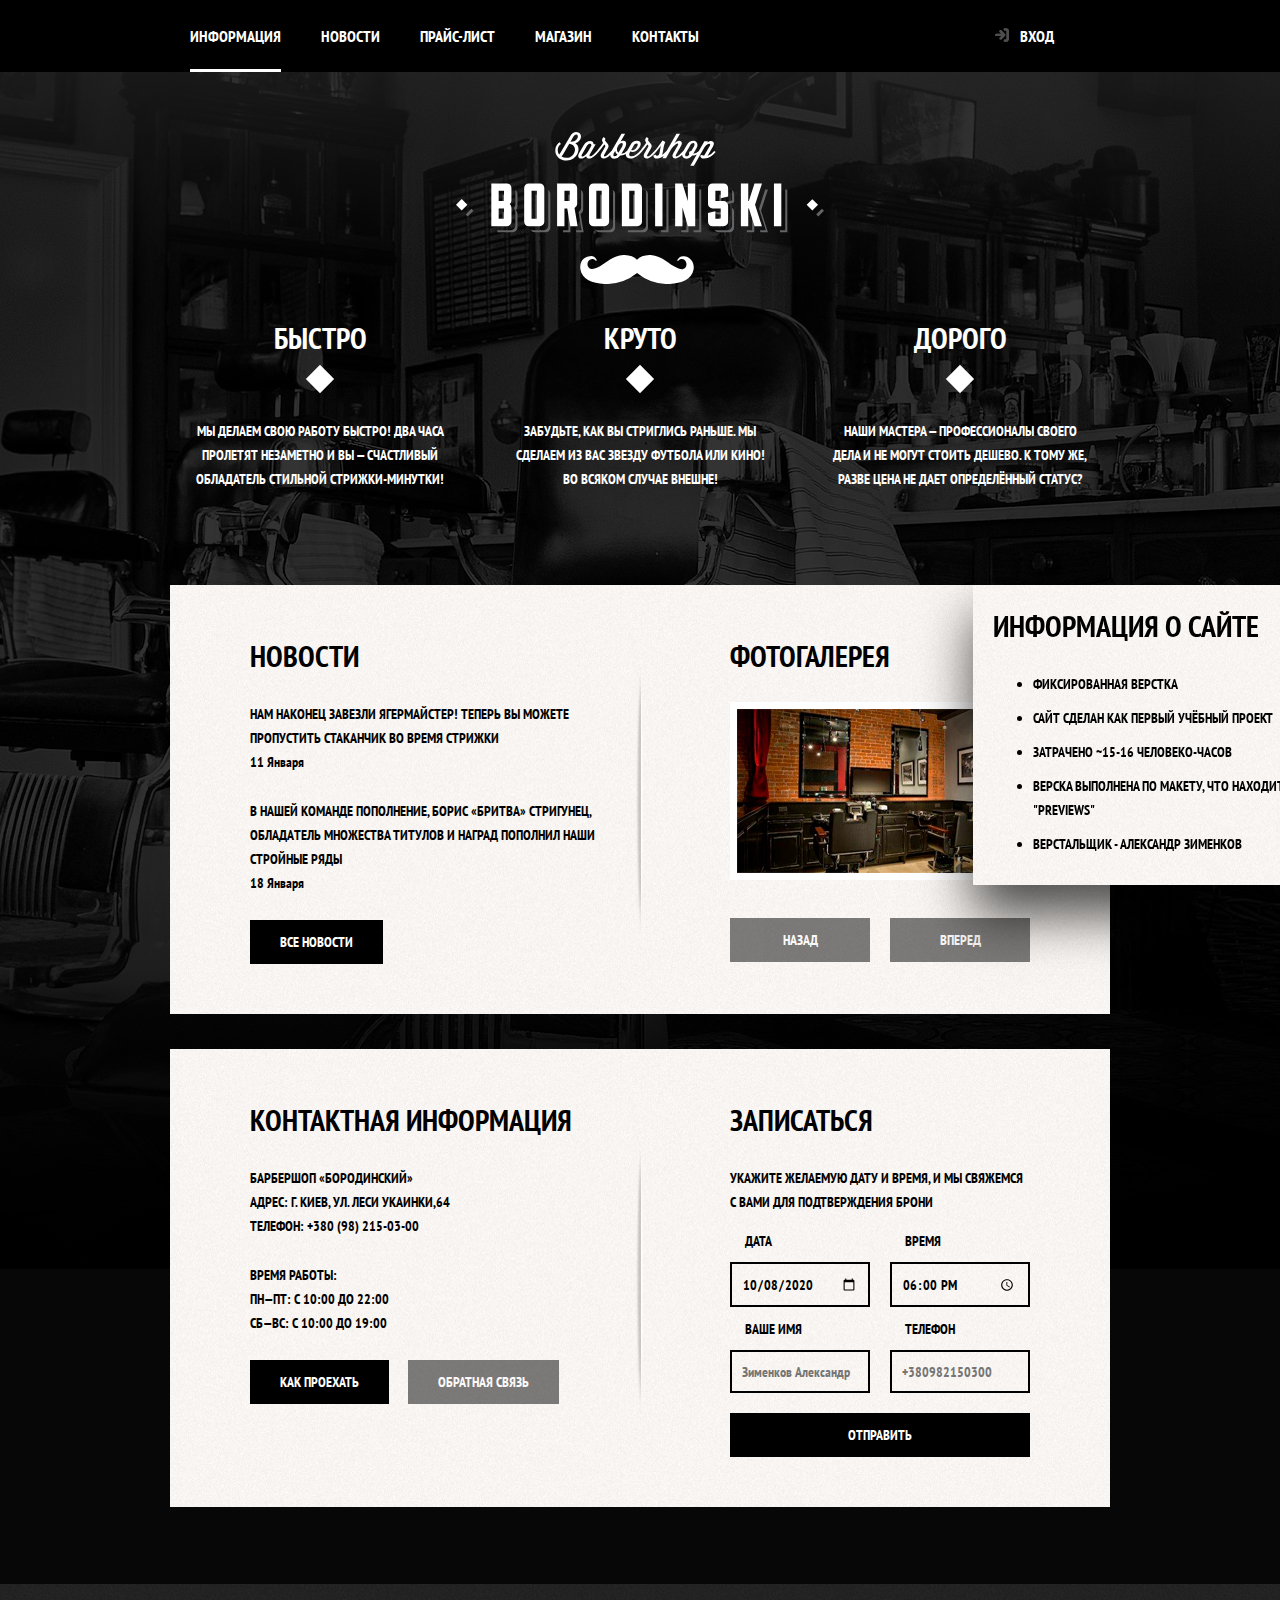
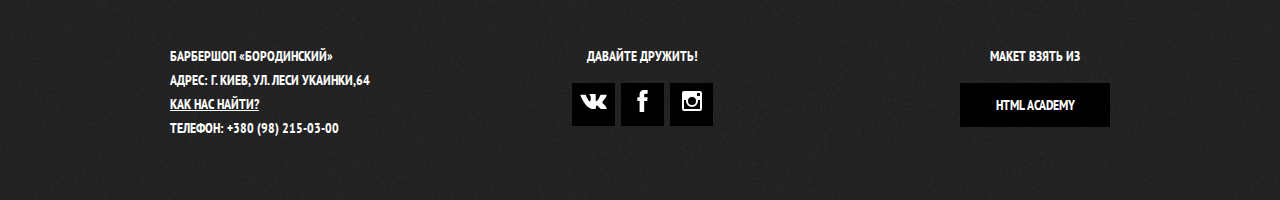
<file: index.html>
<!DOCTYPE html>
<html lang="ru">
<head>
	<meta charset="UTF-8">
	<meta name="viewport" content="width=device-width, initial-scale=1.0">
	<link href="https://fonts.googleapis.com/css?family=PT+Sans+Narrow:400,700&amp;subset=latin,cyrillic" rel="stylesheet">
	<link rel="stylesheet" href="css/normalize.css">
	<link rel="stylesheet" type="text/css" href="css/main-style.css">
	<link rel="stylesheet" type="text/css" href="css/style-index.css">
	<link rel="shortcut icon" href="img/icons8.png">
	<title>Barbershop</title>
</head>
<body>
	<header class="main-header">
		<nav class="main-navigation">
			<a class="main-header-logo">
				<img src="svg/index-logo.svg" alt="Лого">
			</a>
			<div class="main-navigation-wrapper">
				<div class="container">
					<ul class="site-navigation">
						<li><a href="index.html" class="active"><span>Информация</span></a></li>
						<li><a href="#new"><span>Новости</span></a></li>
						<li><a href="prise.html"><span>Прайс-лист</span></a></li>
						<li><a href="shop.html" ><span>Магазин</span></a></li>
						<li><a href="#contacts"><span>Контакты</span></a></li>
					</ul>
					<ul class="user-navigation">
						<li><a class="login-link" href="#">Вход</a></li>
					</ul>
				</div>
			</div>
		</nav>
	</header>
	<main class="container">
		<h1 class="visually-hidden">Барбершоп Бородинский</h1>
		<section class="features">
			<h2 class="visually-hidden">Преимущества</h2>
				<ul class="features-list">
					<li class="feature-item transition">
						<h3>Быстро</h3>
						<p>мы делаем свою работу быстро! два часа пролетят незаметно
							и вы — счастливый обладатель стильной стрижки-минутки!</p>
					</li>
					<li class="feature-item transition" id="new">
						<h3>Круто</h3>
						<p>забудьте, как вы стриглись раньше. мы сделаем из вас звезду
							футбола или кино! во всяком случае внешне!</p>
					</li>
					<li class="feature-item transition">
						<h3>Дорого</h3>
						<p>Наши мастера — профессионалы своего дела и не могут стоить дешево.
							К тому же, разве цена не дает определённый статус?</p>
					</li>
				</ul>
		</section>

		<div class="index-columns">
			<section class="news" >
				<h2>Новости</h2>
				<ul class="news-list">
					<li class="news-item">
						<p>нам наконец завезли ягермайстер! теперь вы можете пропустить стаканчик во время стрижки </p>
						<time datetime="2020-01-11">11 Января</time>
					</li>
					<li class="news-item">
						<p>в нашей команде пополнение, борис «бритва» стригунец,
							обладaтель множества титулов и наград пополнил наши стройные ряды </p>
						<time datetime="2020-01-18">18 Января</time>
					</li>
				</ul>
				<a class="button" href="#">Все новости</a>
			</section>
			<section class="gallery">
				<h2>Фотогалерея</h2>
				<div class="gallery-container">
					<figure class="gallery-content">
						<a href="#">
							<img src="img/studio.jpg" class="minimized" width="286" height="164" alt="Интерьер">
						</a>
					</figure>
					<button class="button gallery-button gallery-button-back" type="button" disabled>назад</button>
					<button class="button gallery-button gallery-button-next" type="button" disabled>вперед</button>
				</div>
			</section>
		</div>
		<div class="index-columns">
			<section class="contacts" id="contacts">
				<h2>Контактная Информация</h2>
				<p> барбершоп «бородинский» <br>
					адрес: г. Киев, ул. Леси Укаинки,64 <br>
					телефон: +380 (98) 215-03-00
				</p>
				<p>Время работы: <br>
					пн—пт: с 10:00 до 22:00  <br>
					сб—вс: с 10:00 до 19:00
				</p>
				<a class="button" href="#">Как проехать</a>
				<a class="button disabled">Обратная связь</a>
			</section>
			<section class="appointment">
				<h2>Записаться</h2>
				<p class="appointment-info">укажите желаемую дату и время, и мы свяжемся с вами для подтверждения брони</p>
				<form class="appointment-form" action="https://echo.htmlacademy.ru" method="POST">
					<p class="appointment-item">
						<label for="appointment-date">дата</label>
						<input id="appointment-date" type="date" name="date" value="2020-10-08">
					</p>
					<p class="appointment-item">
						<label for="appointment-time">время</label>
						<input id="appointment-time" type="time" name="time" value="18:00">
					</p>
					<p class="appointment-item">
						<label for="appointment-name">ваше имя</label>
						<input id="appointment-name" type="text" name="name" value="" placeholder="Зименков Александр">
					</p>
					<p class="appointment-item">
						<label for="appointment-phone">телефон</label>
						<input id="appointment-phone" type="tel" name="phone" value="" placeholder="+380982150300">
					</p>
				</form>
				<button class="button" type="button">отправить</button>
			</section>
		</div>
	</main>
	<footer class="main-footer">
		<div class="container">
			<p class="footer-contacts"> барбершоп «бородинский» <br>
				адрес: г. Киев, ул. Леси Укаинки,64 <br>
				<a href="#" class="transition">как нас найти? </a> <br>
				телефон: +380 (98) 215-03-00
			</p>
			<div class="footer-social"> 
				 <p>давайте дружить!</p>
				<ul>
					<li class="social-button">
						<a href="#">
							<svg xmlns="http://www.w3.org/2000/svg" width="27" height="15" viewBox="0 0 26.14 14.91">
								<path d="M26 13.47l-.09-.17a13.55 13.55 0 0 0-2.6-3q-.87-.83-1.1-1.12A1 1 0 0 1 22 8a10.27
								10.27 0 0 1 1.22-1.78l.88-1.16q2.35-3.13 2-4L26 .94a.8.8 0 0 0-.4-.22 2.14 2.14 0 0 0-.87
								0h-3.92a.51.51 0 0 0-.27 0h-.3a.6.6 0 0 0-.15.14.93.93 0 0 0-.14.24 22.22 22.22 0 0 1-1.46
								3.06q-.5.84-.93 1.46a7 7 0 0 1-.71.91 4.94 4.94 0 0 1-.52.47q-.23.18-.35.15l-.23-.05a.9.9
								0 0 1-.31-.33 1.49 1.49 0 0 1-.16-.53V1.6a3.14 3.14 0 0 0 0-.62 2.12 2.12 0 0 0-.14-.44.73.73
								0 0 0-.28-.33 1.57 1.57 0 0 0-.46-.18A9 9 0 0 0 12.57 0a8.93 8.93 0 0 0-3.25.33 1.83 1.83
								0 0 0-.52.41q-.25.3-.07.33a1.67 1.67 0 0 1 1.16.59l.08.16a2.6 2.6 0 0 1 .19.63 6.32 6.32
								0 0 1 .12 1 10.59 10.59 0 0 1 0 1.7q-.07.71-.13 1.1a2.21 2.21 0 0 1-.18.64 2.69 2.69 0 0
								1-.16.3l-.07.07a1 1 0 0 1-.37.07.86.86 0 0 1-.46-.19 3.27 3.27 0 0 1-.56-.52 7 7 0 0 
								1-.66-.93q-.37-.6-.76-1.42l-.22-.39q-.2-.38-.56-1.11t-.62-1.43A.9.9 0 0 0 5.2.9h-.07a.93.93
								0 0 0-.22-.16A1.44 1.44 0 0 0 4.6.65L.87.68A1 1 0 0 0 .1.94L0 1a.44.44 0 0 0 0 .22 1.08
								1.08 0 0 0 .08.37Q.9 3.53 1.86 5.31t1.66 2.87Q4.23 9.27 5 10.24t1 1.24l.37.41.34.33a8.06
								8.06 0 0 0 1 .78 16.34 16.34 0 0 0 1.4.9 7.6 7.6 0 0 0 1.79.72 6.19 6.19 0 0 0 2
								.22h1.57a1.08 1.08 0 0 0 .72-.3l.05-.07a.9.9 0 0 0 .1-.25 1.38 1.38 0 0 0 0-.37 4.48 4.48
								0 0 1 .09-1.05 2.77 2.77 0 0 1 .23-.71 1.74 1.74 0 0 1 .29-.4 1.19 1.19 0 0 1 .23-.2h.11a.86.86
								0 0 1 .77.21 4.52 4.52 0 0 1 .83.79q.39.47.93 1.05a6.41 6.41 0 0 0 1 .87l.27.16a3.31 3.31
								0 0 0 .71.3 1.53 1.53 0 0 0 .76.07l3.48-.05a1.58 1.58 0 0 0 .8-.17.68.68 0 0 0
								.34-.37 1.06 1.06 0 0 0 0-.46 1.71 1.71 0 0 0-.1-.36z" fill="#fff"/>
							</svg>
						</a>
					</li>
					<li class="social-button">
						<a href="#">
							<svg xmlns="http://www.w3.org/2000/svg" width="19" height="22" viewBox="0 0 10.15 21.74">
								<path d="M3.34 1.12A4.77 4.77 0 0 1 6.53 0h3.61v3.81H7.81a1.07 1.07 0 0 0-1.09.83v2.55h3.42c-.08
								 1.23-.24 2.45-.41 3.67h-3v10.87H2.21V10.86H0V7.21h2.19V3.66a3.83 3.83 0 0 1 1.15-2.54z" fill="#fff"/>
							</svg>
						</a>
					</li>
					<li class="social-button">
						<a href="#">
							<svg xmlns="http://www.w3.org/2000/svg" width="20" height="20" viewBox="0 0 20 20">
								<path d="M18 0H2a2 2 0 0 0-2 2v16a2 2 0 0 0 2 2h16a2 2 0 0 0 2-2V2a2 2 0 0 0-2-2zm-8 6a4 4 0 1 1-4 
								4 4 4 0 0 1 4-4zM2.5 18a.47.47 0 0 1-.5-.5V9h2.1a3.4 3.4 0 0 0-.1 1 6 6 0 1 0 12 0 3.4 3.4 0 0 
								0-.1-1H18v8.5a.47.47 0 0 1-.5.5zM18 4.5a.47.47 0 0 1-.5.5h-2a.47.47 0 0 1-.5-.5v-2a.47.47 0 0 1 .5-.5h2a.47.47 0 0 1 .5.5z" fill="#fff"/>
							</svg>
						</a>
					</li>
				</ul>
			</div>
			<p class="footer-copyright">
				<b> Макет взять из </b>
				<a class="button" href="https://htmlacademy.ru">html academy</a>
			</p>
		</div>
	</footer>

	<section class="modal modal-login hidden" >
		<h2>Личный кабинет</h2>
		<p>Введите свой логин и пароль</p>
		<form class="login-form" action="https://echo.htmlacademy.ru/" method="POST">
			<p>
				<label class="visually-hidden" for="user-login">Логин</label>
				<input class="login-icon-user" type="email" id="user-login" name="login" placeholder="Zimenkov@gmail.com">
			</p>
			<p>
				<label class="visually-hidden" for="user-password">Пароль</label>
				<input class="login-icon-password" type="password" id="user-password" name="password" placeholder="***********">
			</p>
			<p class="login-password-info">
				<label class="login-checkbox">
					<input type="checkbox" name="remember" class="visually-hidden">
					<span class="checkbox-indicator"></span>
					Запомнить меня
				</label>
				<a class="restore" href="#">Забыл пароль!</a>
			</p>
			<button class="modal-comein button" type="submit">Войти</button>
		</form>
		<span class="visually-hidden">Закрыть</span>
		<button class="modal-close" type="button"></button>
	</section>
	
	
	<section class="modal modal-map hidden">
		<h2 class="visually-hidden">Как до нас добраться</h2>
			<iframe src="https://www.google.com/maps/embed?pb=!1m18!1m12!1m3!1d2543.8197674868284!2d30.367881816057036!3d50.38855827946686!2m3!1f0!2f0!3f0!3m2!1i1024!2i768!4f13.1!3m3!1m2!1s0x40d4ca2e65c4b7b9%3A0xeea701db85cd3444!2z0YPQuy4g0JvQtdGB0Lgg0KPQutGA0LDQuNC90LrQuCwgNjQsINCS0LjRiNC90LXQstC-0LUsINCa0LjQtdCy0YHQutCw0Y8g0L7QsdC70LDRgdGC0YwsIDA4MTMy!5e0!3m2!1sru!2sua!4v1594069129201!5m2!1sru!2sua"
			width="766" height="561" frameborder="0" style="border:0;" allowfullscreen="" aria-hidden="false" tabindex="0"></iframe>
		<span class="visually-hidden">Закрыть</span>
		<button class="modal-close" type="button"></button>
	</section> 

	<section class="modal modal-info" >
		<h2>Информация о сайте</h2>
		<ul>
			<li>Фиксированная верстка</li>
			<li>Сайт сделан как первый учёбный проект</li>
			<li>Затрачено ~15-16 человеко-часов</li>
			<li>Верска выполнена по макету, что находится в папке "previews" </li>
			<li> Верстальщик - Александр Зименков </li>
		</ul>
		<button class="modal-close" type="button"></button>
	</section> 

	<script src="js/script.js"></script>
</body>
</html>
</file>
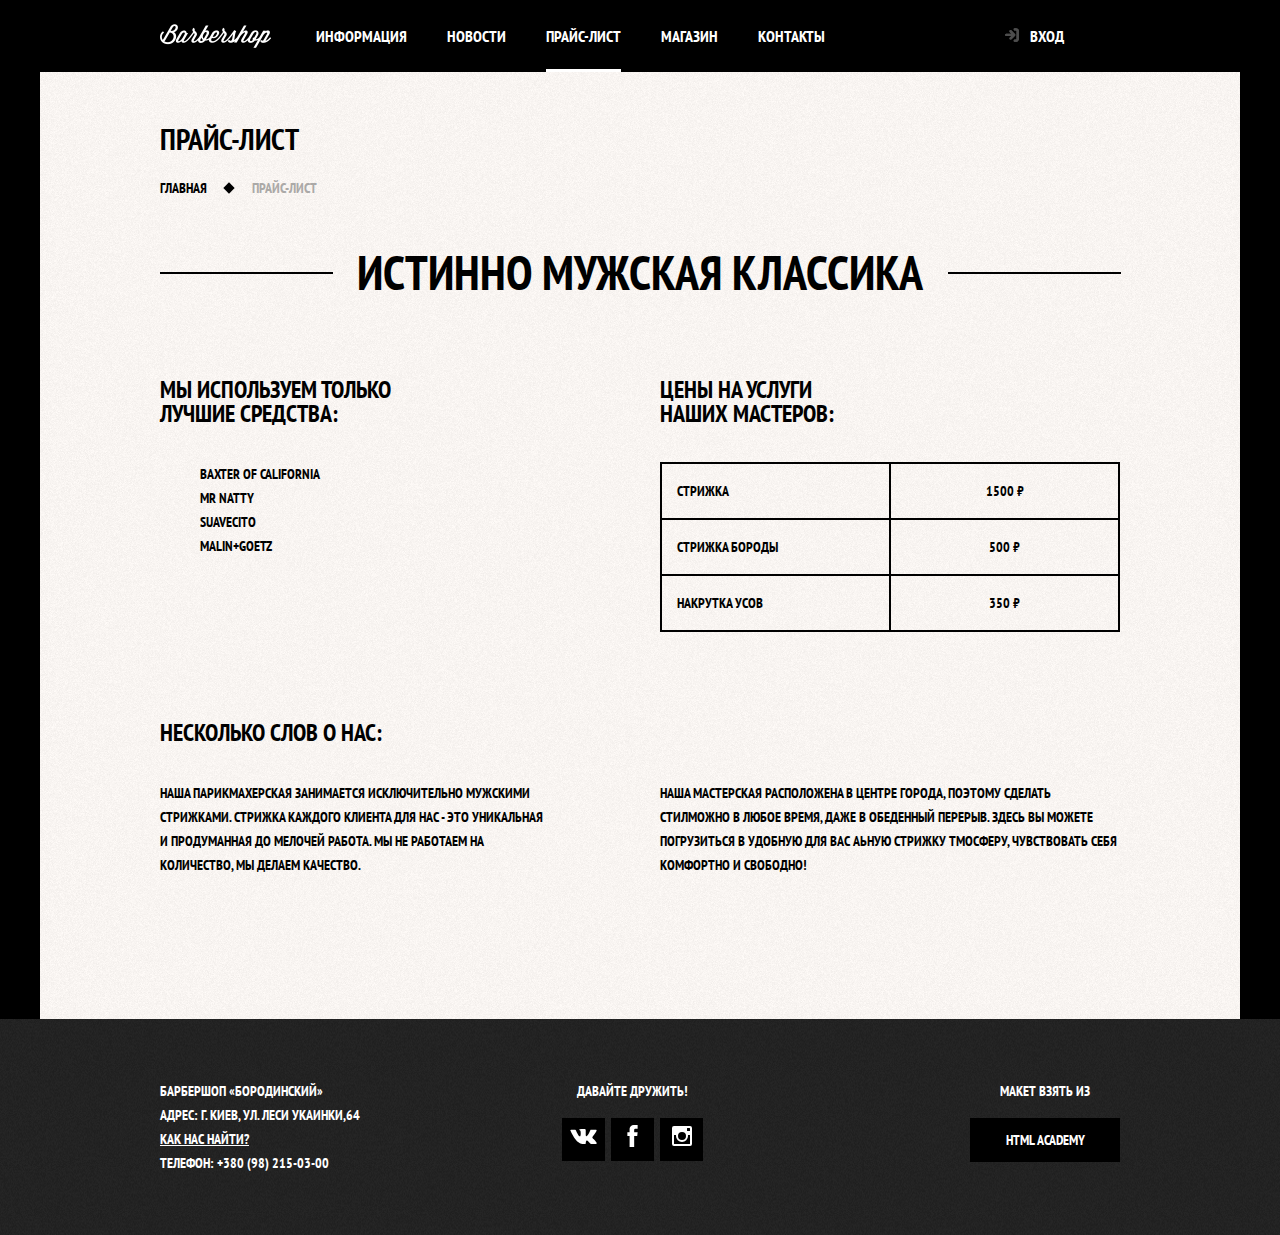
<file: prise.html>
<!DOCTYPE html>
<html lang="ru">
<head>
	<meta charset="UTF-8">
	<meta name="viewport" content="width=device-width, initial-scale=1.0">
	<link href="https://fonts.googleapis.com/css?family=PT+Sans+Narrow:400,700&amp;subset=latin,cyrillic" rel="stylesheet">
	<link rel="stylesheet" href="css/normalize.css">
	<link rel="stylesheet" type="text/css" href="css/main-style.css">
	<link rel="stylesheet" type="text/css" href="css/secondary-style.css">
	<link rel="stylesheet" type="text/css" href="css/style-prise.css">
	<link rel="shortcut icon" href="img/icons8.png">
	<title>Barbershop</title>
</head>
<body>
	<header class="main-header">
		<nav class="main-navigation">
			<div class="main-navigation-wrapper">
				<div class="container">
					<img src="img/logo-header.png" alt="Лого" class="logo">
					<ul class="site-navigation">
						<li><a href="index.html"><span>Информация</span></a></li>
						<li><a href="index.html#new"><span>Новости</span></a></li>
						<li><a href="prise.html" class="active"><span>Прайс-лист</span></a></li>
						<li><a href="shop.html"><span>Магазин</span></a></li>
						<li><a href="index.html#contacts"><span>Контакты</span></a></li>
					</ul>
					<ul class="user-navigation">
						<li><a class="login-link" href="#">Вход</a></li>
					</ul>
				</div>
			</div>
		</nav>
	</header>
	<main class="container">
		<section class="navigation-shop">
			<h2>Прайс-лист</h2>
			<ul class="main-navigation-shop">
				<li><a href="index.html">Главная</a></li>
				<li class="active-navigation-shop"><a href="prise.html" >Прайс-лист</a> </li>
			</ul>
		</section>
		<section class="price-list-info">
			<h1>ИСТИННО МУЖСКАЯ КЛАССИКА</h1>
			<div class="info-list-wrapper">
				<div class="info-list block-1">
					<h3>МЫ ИСПОЛЬЗУЕМ ТОЛЬКО <br> ЛУЧШИЕ СРЕДСТВА:</h3>
					<ul>
						<li>Baxter of California</li>
						<li>Mr Natty</li>
						<li>Suavecito</li>
						<li>Malin+Goetz</li>
					</ul>
				</div>
				<div class="info-list block-2">
					<h3>ЦЕНЫ НА УСЛУГИ <br>
						НАШИХ МАСТЕРОВ:</h3>
					<table>
						<tr>
						<td>СТРИЖКА</td>
						<td>1500 ₽</td>
						</tr>
						<tr>
						<td>СТРИЖКА БОРОДЫ</td>
						<td>500 ₽</td>
						</tr>
						<tr>
						<td>НАКРУТКА УСОВ</td>
						<td>350 ₽</td>
						</tr>
					</table>
				</div>
				<div class="info-list block-3">
					<h3>НЕСКОЛЬКО СЛОВ О НАС:</h3>
					<p>Наша парикмахерская занимается исключительно мужскими стрижками.
						Стрижка каждого клиента для нас - это уникальная и продуманная
						до мелочей работа. Мы не работаем на количество, мы делаем качество.</p>
				</div>
				<div class="info-list block-4">
					<p>Наша мастерская расположена в центре города, поэтому сделать
						стилможно в любое время, даже в обеденный перерыв.
						Здесь вы можете погрузиться в удобную для вас аьную стрижку тмосферу, чувствовать
						себя комфортно и свободно!</p>
				</div>
			</div>
		</section>
	</main>
	<footer class="main-footer">
		<div class="container">
			<p class="footer-contacts"> барбершоп «бородинский» <br>
				адрес: г. Киев, ул. Леси Укаинки,64 <br>
				<a href="#" class="transition">как нас найти? </a> <br>
				телефон: +380 (98) 215-03-00
			</p>
			<div class="footer-social"> 
				 <p>давайте дружить!</p>
				<ul>
					<li class="social-button">
						<a href="#">
							<svg xmlns="http://www.w3.org/2000/svg" width="27" height="15" viewBox="0 0 26.14 14.91">
								<path d="M26 13.47l-.09-.17a13.55 13.55 0 0 0-2.6-3q-.87-.83-1.1-1.12A1 1 0 0 1 22 8a10.27
								10.27 0 0 1 1.22-1.78l.88-1.16q2.35-3.13 2-4L26 .94a.8.8 0 0 0-.4-.22 2.14 2.14 0 0 0-.87
								0h-3.92a.51.51 0 0 0-.27 0h-.3a.6.6 0 0 0-.15.14.93.93 0 0 0-.14.24 22.22 22.22 0 0 1-1.46
								3.06q-.5.84-.93 1.46a7 7 0 0 1-.71.91 4.94 4.94 0 0 1-.52.47q-.23.18-.35.15l-.23-.05a.9.9
								0 0 1-.31-.33 1.49 1.49 0 0 1-.16-.53V1.6a3.14 3.14 0 0 0 0-.62 2.12 2.12 0 0 0-.14-.44.73.73
								0 0 0-.28-.33 1.57 1.57 0 0 0-.46-.18A9 9 0 0 0 12.57 0a8.93 8.93 0 0 0-3.25.33 1.83 1.83
								0 0 0-.52.41q-.25.3-.07.33a1.67 1.67 0 0 1 1.16.59l.08.16a2.6 2.6 0 0 1 .19.63 6.32 6.32
								0 0 1 .12 1 10.59 10.59 0 0 1 0 1.7q-.07.71-.13 1.1a2.21 2.21 0 0 1-.18.64 2.69 2.69 0 0
								1-.16.3l-.07.07a1 1 0 0 1-.37.07.86.86 0 0 1-.46-.19 3.27 3.27 0 0 1-.56-.52 7 7 0 0 
								1-.66-.93q-.37-.6-.76-1.42l-.22-.39q-.2-.38-.56-1.11t-.62-1.43A.9.9 0 0 0 5.2.9h-.07a.93.93
								0 0 0-.22-.16A1.44 1.44 0 0 0 4.6.65L.87.68A1 1 0 0 0 .1.94L0 1a.44.44 0 0 0 0 .22 1.08
								1.08 0 0 0 .08.37Q.9 3.53 1.86 5.31t1.66 2.87Q4.23 9.27 5 10.24t1 1.24l.37.41.34.33a8.06
								8.06 0 0 0 1 .78 16.34 16.34 0 0 0 1.4.9 7.6 7.6 0 0 0 1.79.72 6.19 6.19 0 0 0 2
								.22h1.57a1.08 1.08 0 0 0 .72-.3l.05-.07a.9.9 0 0 0 .1-.25 1.38 1.38 0 0 0 0-.37 4.48 4.48
								0 0 1 .09-1.05 2.77 2.77 0 0 1 .23-.71 1.74 1.74 0 0 1 .29-.4 1.19 1.19 0 0 1 .23-.2h.11a.86.86
								0 0 1 .77.21 4.52 4.52 0 0 1 .83.79q.39.47.93 1.05a6.41 6.41 0 0 0 1 .87l.27.16a3.31 3.31
								0 0 0 .71.3 1.53 1.53 0 0 0 .76.07l3.48-.05a1.58 1.58 0 0 0 .8-.17.68.68 0 0 0
								.34-.37 1.06 1.06 0 0 0 0-.46 1.71 1.71 0 0 0-.1-.36z" fill="#fff"/>
							</svg>
						</a>
					</li>
					<li class="social-button">
						<a href="#">
							<svg xmlns="http://www.w3.org/2000/svg" width="19" height="22" viewBox="0 0 10.15 21.74">
								<path d="M3.34 1.12A4.77 4.77 0 0 1 6.53 0h3.61v3.81H7.81a1.07 1.07 0 0 0-1.09.83v2.55h3.42c-.08
								 1.23-.24 2.45-.41 3.67h-3v10.87H2.21V10.86H0V7.21h2.19V3.66a3.83 3.83 0 0 1 1.15-2.54z" fill="#fff"/>
							</svg>
						</a>
					</li>
					<li class="social-button">
						<a href="#">
							<svg xmlns="http://www.w3.org/2000/svg" width="20" height="20" viewBox="0 0 20 20">
								<path d="M18 0H2a2 2 0 0 0-2 2v16a2 2 0 0 0 2 2h16a2 2 0 0 0 2-2V2a2 2 0 0 0-2-2zm-8 6a4 4 0 1 1-4 
								4 4 4 0 0 1 4-4zM2.5 18a.47.47 0 0 1-.5-.5V9h2.1a3.4 3.4 0 0 0-.1 1 6 6 0 1 0 12 0 3.4 3.4 0 0 
								0-.1-1H18v8.5a.47.47 0 0 1-.5.5zM18 4.5a.47.47 0 0 1-.5.5h-2a.47.47 0 0 1-.5-.5v-2a.47.47 0 0 1 .5-.5h2a.47.47 0 0 1 .5.5z" fill="#fff"/>
							</svg>
						</a>
					</li>
				</ul>
			</div>
			<p class="footer-copyright">
				<b> Макет взять из </b>
				<a class="button" href="https://htmlacademy.ru">html academy</a>
			</p>
		</div>
	</footer>
</body>
</file>
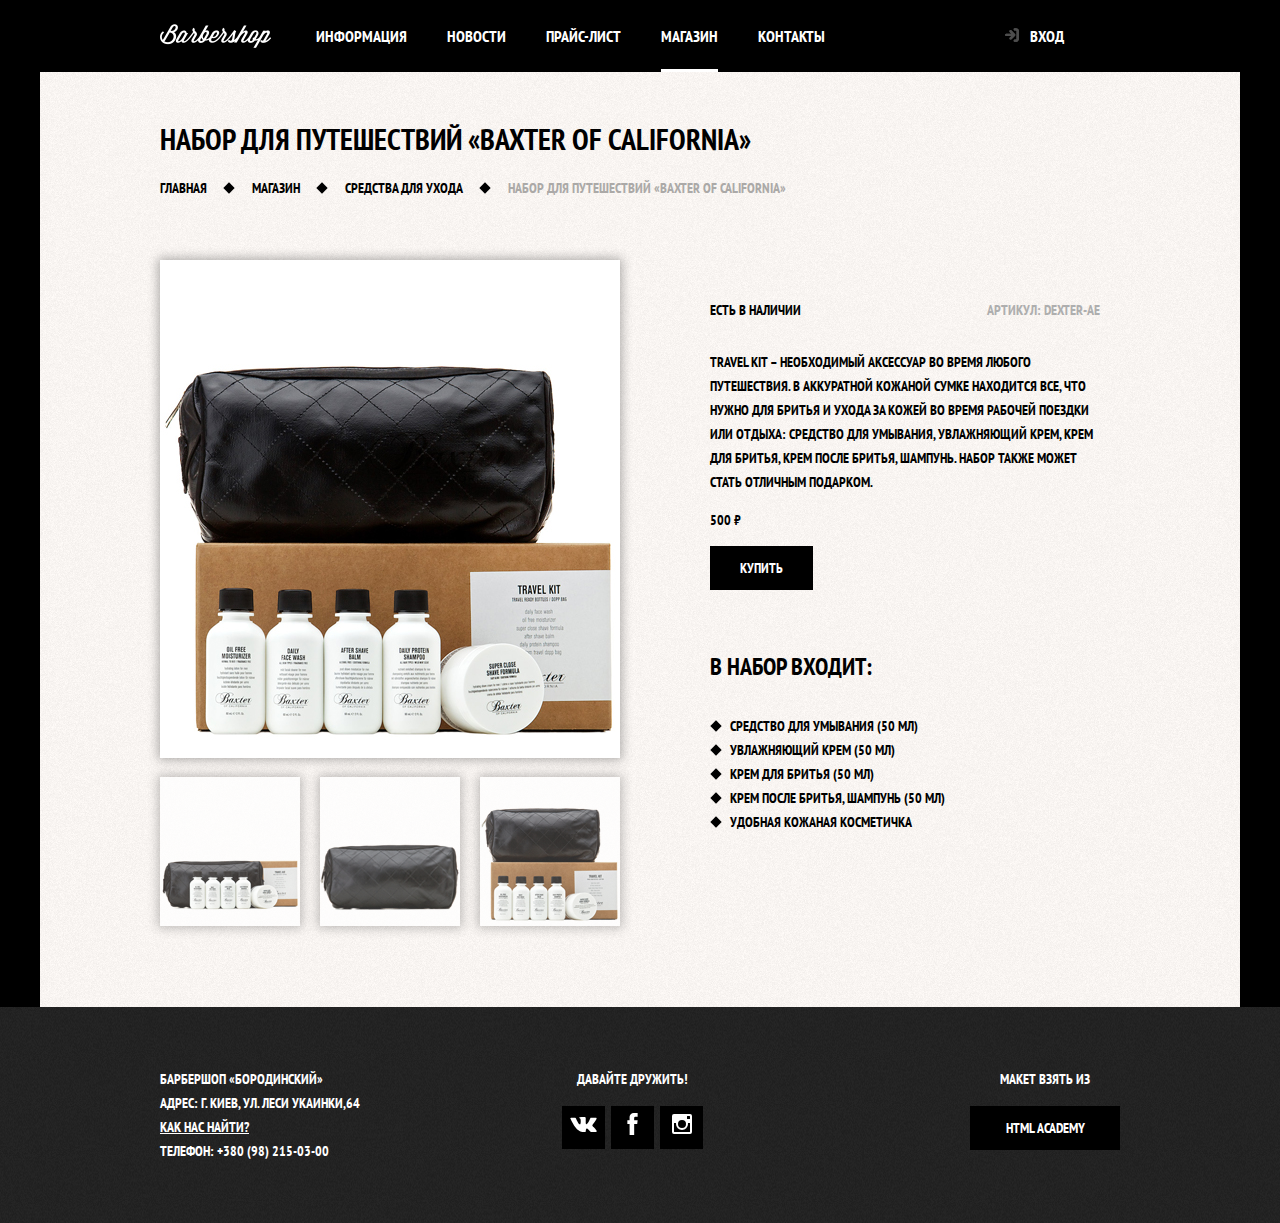
<file: shop-item.html>
<!DOCTYPE html>
<html lang="ru">
<head>
	<meta charset="UTF-8">
	<meta name="viewport" content="width=device-width, initial-scale=1.0">
	<link href="https://fonts.googleapis.com/css?family=PT+Sans+Narrow:400,700&amp;subset=latin,cyrillic" rel="stylesheet">
	<link rel="stylesheet" href="css/normalize.css">
	<link rel="stylesheet" type="text/css" href="css/main-style.css">
	<link rel="stylesheet" type="text/css" href="css/secondary-style.css">
	<link rel="stylesheet" type="text/css" href="css/style-shop-item.css">
	<link rel="shortcut icon" href="img/icons8.png">
	<title>Barbershop</title>
</head>
<body>
	<header class="main-header">
		<nav class="main-navigation">
			<div class="main-navigation-wrapper">
				<div class="container">
					<img src="img/logo-header.png" alt="Лого" class="logo">
					<ul class="site-navigation">
						<li><a href="index.html"><span>Информация</span></a></li>
						<li><a href="index.html#new"><span>Новости</span></a></li>
						<li><a href="#"><span>Прайс-лист</span></a></li>
						<li><a href="#" class="active"><span>Магазин</span></a></li>
						<li><a href="index.html#contacts"><span>Контакты</span></a></li>
					</ul>
					<ul class="user-navigation">
						<li><a class="login-link" href="#">Вход</a></li>
					</ul>
				</div>
			</div>
		</nav>
	</header>
	<main class="container">
		<h1 class="visually-hidden">Товар</h1>
		<section class="navigation-shop">
			<h2>Набор для путешествий «Baxter of California»</h2>
			<ul class="main-navigation-shop">
				<li><a href="index.html">Главная</a></li>
				<li><a href="shop.html">Магазин</a> </li>
				<li ><a href="shop.html" >Средства для ухода</a> </li>
				<li class="active-navigation-shop"><a href="shop.html" >Набор для путешествий «Baxter of California»</a> </li>
			</ul>
		</section>
		<div class="product"> 
			<section >
				<div class="gallery-product">
					<figure class="main-photo-product">
						<a href="#">
							<img src="img/main-photo-product.jpg" width="460" height="498" alt="Главное фото">
						</a>
					</figure>
					<div class="photo-product">
						  <div class="column">
							<img src="img/photo-product-3.png" width="140" height="149" alt="product 1">
						  </div>
						  <div class="column">
							<img src="img/photo-product-2.png" width="140" height="149" alt="-product 2">
						  </div>
						  <div class="column">
							<img src="img/photo-product-1.png" width="140" height="149" alt="product 3">
						  </div>
					</div>
				</div>
			</section>
			<div class="wrapper">
				<section class="description-product">
					<div class="wrapper-text" >
						<p>Есть в наличии</p>
						<p class="vendor-code">Артикул: dexter-ae</p>
					</div>
					<p>Travel Kit – необходимый аксессуар во время любого путешествия.
						В аккуратной кожаной сумке находится все, что нужно для бритья
						и ухода за кожей во время рабочей поездки или отдыха: средство
						для умывания, увлажняющий крем, крем для бритья, крем после бритья,
						шампунь. Набор также может стать отличным подарком.</p>
					<div class="wrapper-button">
						<p>500 ₽</p>
						<button class="button"><span>Купить</span></button>
					</div>
				</section>
				<section class="set-product">
					<p>В набор входит:</p>
					<ul class="set">
						<li>Средство для умывания (50 мл)</li>
						<li>Увлажняющий крем (50 мл)</li>
						<li>Крем для бритья (50 мл)</li>
						<li>Крем после бритья, шампунь (50 мл)</li>
						<li>Удобная кожаная косметичка</li>
					</ul>
				</section>
			</div>
		</div>
	</main>
	<footer class="main-footer">
		<div class="container">
			<p class="footer-contacts"> барбершоп «бородинский» <br>
				адрес: г. Киев, ул. Леси Укаинки,64 <br>
				<a href="#" class="transition">как нас найти? </a> <br>
				телефон: +380 (98) 215-03-00
			</p>
			<div class="footer-social"> 
				 <p>давайте дружить!</p>
				<ul>
					<li class="social-button">
						<a href="#">
							<svg xmlns="http://www.w3.org/2000/svg" width="27" height="15" viewBox="0 0 26.14 14.91">
								<path d="M26 13.47l-.09-.17a13.55 13.55 0 0 0-2.6-3q-.87-.83-1.1-1.12A1 1 0 0 1 22 8a10.27
								10.27 0 0 1 1.22-1.78l.88-1.16q2.35-3.13 2-4L26 .94a.8.8 0 0 0-.4-.22 2.14 2.14 0 0 0-.87
								0h-3.92a.51.51 0 0 0-.27 0h-.3a.6.6 0 0 0-.15.14.93.93 0 0 0-.14.24 22.22 22.22 0 0 1-1.46
								3.06q-.5.84-.93 1.46a7 7 0 0 1-.71.91 4.94 4.94 0 0 1-.52.47q-.23.18-.35.15l-.23-.05a.9.9
								0 0 1-.31-.33 1.49 1.49 0 0 1-.16-.53V1.6a3.14 3.14 0 0 0 0-.62 2.12 2.12 0 0 0-.14-.44.73.73
								0 0 0-.28-.33 1.57 1.57 0 0 0-.46-.18A9 9 0 0 0 12.57 0a8.93 8.93 0 0 0-3.25.33 1.83 1.83
								0 0 0-.52.41q-.25.3-.07.33a1.67 1.67 0 0 1 1.16.59l.08.16a2.6 2.6 0 0 1 .19.63 6.32 6.32
								0 0 1 .12 1 10.59 10.59 0 0 1 0 1.7q-.07.71-.13 1.1a2.21 2.21 0 0 1-.18.64 2.69 2.69 0 0
								1-.16.3l-.07.07a1 1 0 0 1-.37.07.86.86 0 0 1-.46-.19 3.27 3.27 0 0 1-.56-.52 7 7 0 0 
								1-.66-.93q-.37-.6-.76-1.42l-.22-.39q-.2-.38-.56-1.11t-.62-1.43A.9.9 0 0 0 5.2.9h-.07a.93.93
								0 0 0-.22-.16A1.44 1.44 0 0 0 4.6.65L.87.68A1 1 0 0 0 .1.94L0 1a.44.44 0 0 0 0 .22 1.08
								1.08 0 0 0 .08.37Q.9 3.53 1.86 5.31t1.66 2.87Q4.23 9.27 5 10.24t1 1.24l.37.41.34.33a8.06
								8.06 0 0 0 1 .78 16.34 16.34 0 0 0 1.4.9 7.6 7.6 0 0 0 1.79.72 6.19 6.19 0 0 0 2
								.22h1.57a1.08 1.08 0 0 0 .72-.3l.05-.07a.9.9 0 0 0 .1-.25 1.38 1.38 0 0 0 0-.37 4.48 4.48
								0 0 1 .09-1.05 2.77 2.77 0 0 1 .23-.71 1.74 1.74 0 0 1 .29-.4 1.19 1.19 0 0 1 .23-.2h.11a.86.86
								0 0 1 .77.21 4.52 4.52 0 0 1 .83.79q.39.47.93 1.05a6.41 6.41 0 0 0 1 .87l.27.16a3.31 3.31
								0 0 0 .71.3 1.53 1.53 0 0 0 .76.07l3.48-.05a1.58 1.58 0 0 0 .8-.17.68.68 0 0 0
								.34-.37 1.06 1.06 0 0 0 0-.46 1.71 1.71 0 0 0-.1-.36z" fill="#fff"/>
							</svg>
						</a>
					</li>
					<li class="social-button">
						<a href="#">
							<svg xmlns="http://www.w3.org/2000/svg" width="19" height="22" viewBox="0 0 10.15 21.74">
								<path d="M3.34 1.12A4.77 4.77 0 0 1 6.53 0h3.61v3.81H7.81a1.07 1.07 0 0 0-1.09.83v2.55h3.42c-.08
								 1.23-.24 2.45-.41 3.67h-3v10.87H2.21V10.86H0V7.21h2.19V3.66a3.83 3.83 0 0 1 1.15-2.54z" fill="#fff"/>
							</svg>
						</a>
					</li>
					<li class="social-button">
						<a href="#">
							<svg xmlns="http://www.w3.org/2000/svg" width="20" height="20" viewBox="0 0 20 20">
								<path d="M18 0H2a2 2 0 0 0-2 2v16a2 2 0 0 0 2 2h16a2 2 0 0 0 2-2V2a2 2 0 0 0-2-2zm-8 6a4 4 0 1 1-4 
								4 4 4 0 0 1 4-4zM2.5 18a.47.47 0 0 1-.5-.5V9h2.1a3.4 3.4 0 0 0-.1 1 6 6 0 1 0 12 0 3.4 3.4 0 0 
								0-.1-1H18v8.5a.47.47 0 0 1-.5.5zM18 4.5a.47.47 0 0 1-.5.5h-2a.47.47 0 0 1-.5-.5v-2a.47.47 0 0 1 .5-.5h2a.47.47 0 0 1 .5.5z" fill="#fff"/>
							</svg>
						</a>
					</li>
				</ul>
			</div>
			<p class="footer-copyright">
				<b> Макет взять из </b>
				<a class="button" href="https://htmlacademy.ru">html academy</a>
			</p>
		</div>
	</footer>
</body>
</file>
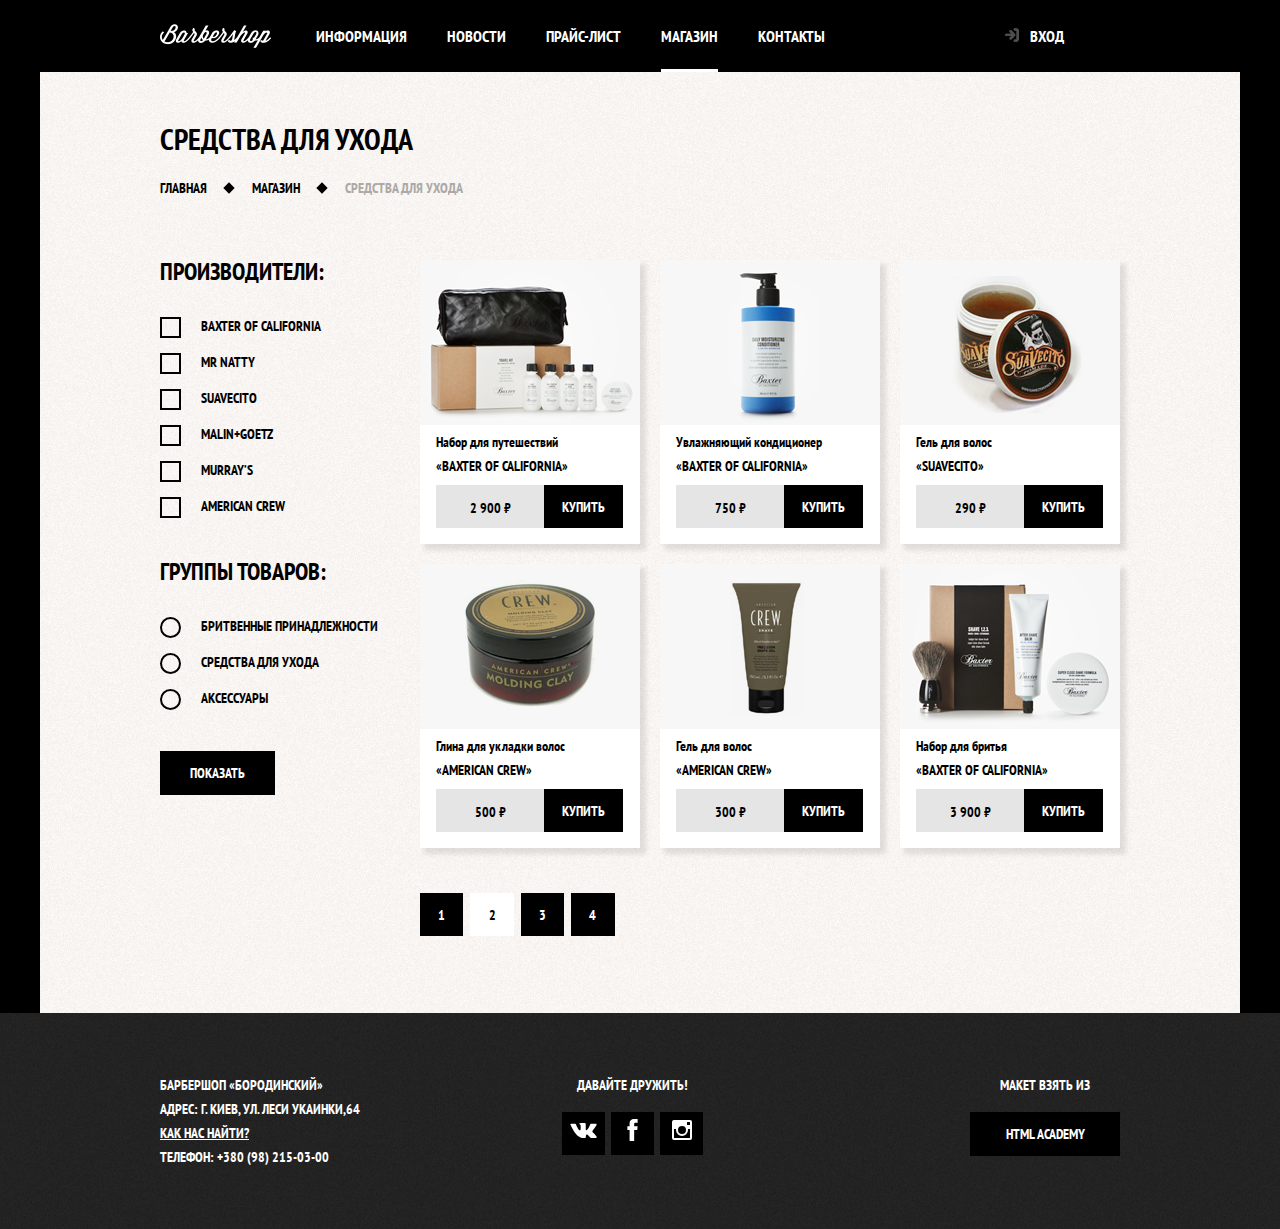
<file: shop.html>
<!DOCTYPE html>
<html lang="ru">
<head>
	<meta charset="UTF-8">
	<meta name="viewport" content="width=device-width, initial-scale=1.0">
	<link href="https://fonts.googleapis.com/css?family=PT+Sans+Narrow:400,700&amp;subset=latin,cyrillic" rel="stylesheet">
	<link rel="stylesheet" href="css/normalize.css">
	<link rel="stylesheet" type="text/css" href="css/main-style.css">
	<link rel="stylesheet" type="text/css" href="css/secondary-style.css">
	<link rel="stylesheet" type="text/css" href="css/style-shop.css">
	<link rel="shortcut icon" href="img/icons8.png">
	<title>Barbershop</title>
</head>
<body>
	<header class="main-header">
		<nav class="main-navigation">
			<div class="main-navigation-wrapper">
				<div class="container">
					<img src="img/logo-header.png" alt="Лого" class="logo">
					<ul class="site-navigation">
						<li><a href="index.html"><span>Информация</span></a></li>
						<li><a href="index.html#new"><span>Новости</span></a></li>
						<li><a href="prise.html"><span>Прайс-лист</span></a></li>
						<li><a href="shop.html" class="active"><span>Магазин</span></a></li>
						<li><a href="index.html#contacts"><span>Контакты</span></a></li>
					</ul>
					<ul class="user-navigation">
						<li><a class="login-link" href="#">Вход</a></li>
					</ul>
				</div>
			</div>
		</nav>
	</header>
	<main class="container">
		<h1 class="visually-hidden">Магазин</h1>
		<section class="navigation-shop">
			<h2>Средства для ухода</h2>
			<ul class="main-navigation-shop">
				<li><a href="index.html">Главная</a></li>
				<li><a href="shop.html">Магазин</a> </li>
				<li class="active-navigation-shop"><a href="shop.html" >Средства для ухода</a> </li>
			</ul>
		</section>
		<div class="shop-columns">
			<section class="filter">
				<div class="manufacturer">
					<h3>Производители:</h3>
					<ul class="manufacturers">
						<li class="manufacturer-item">
								<label class="manufacturer-checkbox">
									<input type="checkbox" name="manufacturer-item-1" class="visually-hidden">
									<span class="checkbox-indicator"></span>
									Baxter of California
								</label>
						</li>
						<li class="manufacturer-item">
								<label class="manufacturer-checkbox">
									<input type="checkbox" name="manufacturer-item-1" class="visually-hidden">
									<span class="checkbox-indicator"></span>
									Mr Natty
								</label>
						</li>
						<li class="manufacturer-item">
								<label class="manufacturer-checkbox">
									<input type="checkbox" name="manufacturer-item-1" class="visually-hidden">
									<span class="checkbox-indicator"></span>
									Suavecito
								</label>
						</li>
						<li class="manufacturer-item">
								<label class="manufacturer-checkbox">
									<input type="checkbox" name="manufacturer-item-1" class="visually-hidden">
									<span class="checkbox-indicator"></span>
									Malin+Goetz
								</label>
						</li>
						<li class="manufacturer-item">
								<label class="manufacturer-checkbox">
									<input type="checkbox" name="manufacturer-item-1" class="visually-hidden">
									<span class="checkbox-indicator"></span>
									Murray’s
								</label>
						</li>
						<li class="manufacturer-item">
								<label class="manufacturer-checkbox">
									<input type="checkbox" name="manufacturer-item-1" class="visually-hidden">
									<span class="checkbox-indicator"></span>
									American Crew
								</label>
						</li>
					</ul>
				</div>
				<div class="groups-products">
					<h3>Группы товаров:</h3>
					<form action="">
						<ul class="groups-goods">
							<li class="groups-goods-item">
								<label class="groups-goods-radio">
									<input type="radio" name="manufacturer-item" value="Shaving accessories" class="visually-hidden">
									<span class="radio-indicator"></span>
								Бритвенные принадлежности
								</label>
							</li>
							<li class="groups-goods-item">
								<label class="groups-goods-radio">
									<input type="radio" name="manufacturer-item" value="Care products" class="visually-hidden">
									<span class="radio-indicator"></span>
									Средства для ухода
								</label>
							</li>
							<li class="groups-goods-item">
								<label class="groups-goods-radio">
									<input type="radio" name="manufacturer-item" value="Accessories" class="visually-hidden">
									<span class="radio-indicator"></span>
									Аксессуары
								</label>
							</li>
						</ul>
						<input type="submit" class="button" value="Показать"></input>
					</form>
				</div>
			</section>
			<section>
				<h2 class="visually-hidden">Товары</h2>
				<div class="shop-items-wrapper">
					<div class="shop-item">
						<img src="img/shop_1.jpg" alt="Набор для путешествий «Baxter of California»">
						<p class="name">Набор для путешествий <br> <span>«Baxter of California» </span></p>
						<div class="wrapper-button">
							<p>2 900 ₽</p>
							<a href="shop-item.html" class="button"><span>Купить</span></a>
						</div>
					</div>
					<div class="shop-item">
						<img src="img/shop_2.jpg" alt="Увлажняющий кондиционер «Baxter of California»">
						<p class="name">Увлажняющий кондиционер <br> <span>«Baxter of California»</span></p>
						<div class="wrapper-button">
							<p>750 ₽</p>
							<a href="shop-item.html" class="button"><span>Купить</span></a>
						</div>
					</div>
					<div class="shop-item">
						<img src="img/shop_3.jpg" alt="Гель для волос «SUAVECITO»">
						<p class="name">Гель для волос <br> <span>«SUAVECITO»</span></p>
						<div class="wrapper-button">
							<p>290 ₽</p>
							<a href="shop-item.html" class="button"><span>Купить</span></a>
						</div>
					</div>
					<div class="shop-item">
						<img src="img/shop_4.jpg" alt="Глина для укладки волос «American crew»">
						<p class="name">Глина для укладки волос <br> <span>«American crew»</span></p>
						<div class="wrapper-button">
							<p>500 ₽</p>
							<a href="shop-item.html" class="button"><span>Купить</span></a>
						</div>
					</div>
					<div class="shop-item">
						<img src="img/shop_5.jpg" alt="Гель для волос «AMERICAN CREW»">
						<p class="name">Гель для волос <br> <span>«AMERICAN CREW»</span></p>
						<div class="wrapper-button">
							<p>300 ₽</p>
							<a href="shop-item.html" class="button"><span>Купить</span></a>
						</div>
					</div>
					<div class="shop-item">
						<img src="img/shop_6.jpg" alt="Набор для бритья «Baxter of California»">
						<p class="name">Набор для бритья <br> <span>«Baxter of California»</span></p>
						<div class="wrapper-button">
							<p>3 900 ₽</p>
							<a href="shop-item.html" class="button"><span>Купить</span></a>
						</div>
					</div>
				</div>
				<nav class="shop-items-navigation ">
					<button class="button">1</button>
					<button class="button active-button">2</button>
					<button class="button">3</button>
					<button class="button">4</button>
				</nav>
			</section>
		</div>
	</main>
	<footer class="main-footer">
		<div class="container">
			<p class="footer-contacts"> барбершоп «бородинский» <br>
				адрес: г. Киев, ул. Леси Укаинки,64 <br>
				<a href="#" class="transition">как нас найти? </a> <br>
				телефон: +380 (98) 215-03-00
			</p>
			<div class="footer-social"> 
				 <p>давайте дружить!</p>
				<ul>
					<li class="social-button">
						<a href="#">
							<svg xmlns="http://www.w3.org/2000/svg" width="27" height="15" viewBox="0 0 26.14 14.91">
								<path d="M26 13.47l-.09-.17a13.55 13.55 0 0 0-2.6-3q-.87-.83-1.1-1.12A1 1 0 0 1 22 8a10.27
								10.27 0 0 1 1.22-1.78l.88-1.16q2.35-3.13 2-4L26 .94a.8.8 0 0 0-.4-.22 2.14 2.14 0 0 0-.87
								0h-3.92a.51.51 0 0 0-.27 0h-.3a.6.6 0 0 0-.15.14.93.93 0 0 0-.14.24 22.22 22.22 0 0 1-1.46
								3.06q-.5.84-.93 1.46a7 7 0 0 1-.71.91 4.94 4.94 0 0 1-.52.47q-.23.18-.35.15l-.23-.05a.9.9
								0 0 1-.31-.33 1.49 1.49 0 0 1-.16-.53V1.6a3.14 3.14 0 0 0 0-.62 2.12 2.12 0 0 0-.14-.44.73.73
								0 0 0-.28-.33 1.57 1.57 0 0 0-.46-.18A9 9 0 0 0 12.57 0a8.93 8.93 0 0 0-3.25.33 1.83 1.83
								0 0 0-.52.41q-.25.3-.07.33a1.67 1.67 0 0 1 1.16.59l.08.16a2.6 2.6 0 0 1 .19.63 6.32 6.32
								0 0 1 .12 1 10.59 10.59 0 0 1 0 1.7q-.07.71-.13 1.1a2.21 2.21 0 0 1-.18.64 2.69 2.69 0 0
								1-.16.3l-.07.07a1 1 0 0 1-.37.07.86.86 0 0 1-.46-.19 3.27 3.27 0 0 1-.56-.52 7 7 0 0 
								1-.66-.93q-.37-.6-.76-1.42l-.22-.39q-.2-.38-.56-1.11t-.62-1.43A.9.9 0 0 0 5.2.9h-.07a.93.93
								0 0 0-.22-.16A1.44 1.44 0 0 0 4.6.65L.87.68A1 1 0 0 0 .1.94L0 1a.44.44 0 0 0 0 .22 1.08
								1.08 0 0 0 .08.37Q.9 3.53 1.86 5.31t1.66 2.87Q4.23 9.27 5 10.24t1 1.24l.37.41.34.33a8.06
								8.06 0 0 0 1 .78 16.34 16.34 0 0 0 1.4.9 7.6 7.6 0 0 0 1.79.72 6.19 6.19 0 0 0 2
								.22h1.57a1.08 1.08 0 0 0 .72-.3l.05-.07a.9.9 0 0 0 .1-.25 1.38 1.38 0 0 0 0-.37 4.48 4.48
								0 0 1 .09-1.05 2.77 2.77 0 0 1 .23-.71 1.74 1.74 0 0 1 .29-.4 1.19 1.19 0 0 1 .23-.2h.11a.86.86
								0 0 1 .77.21 4.52 4.52 0 0 1 .83.79q.39.47.93 1.05a6.41 6.41 0 0 0 1 .87l.27.16a3.31 3.31
								0 0 0 .71.3 1.53 1.53 0 0 0 .76.07l3.48-.05a1.58 1.58 0 0 0 .8-.17.68.68 0 0 0
								.34-.37 1.06 1.06 0 0 0 0-.46 1.71 1.71 0 0 0-.1-.36z" fill="#fff"/>
							</svg>
						</a>
					</li>
					<li class="social-button">
						<a href="#">
							<svg xmlns="http://www.w3.org/2000/svg" width="19" height="22" viewBox="0 0 10.15 21.74">
								<path d="M3.34 1.12A4.77 4.77 0 0 1 6.53 0h3.61v3.81H7.81a1.07 1.07 0 0 0-1.09.83v2.55h3.42c-.08
								 1.23-.24 2.45-.41 3.67h-3v10.87H2.21V10.86H0V7.21h2.19V3.66a3.83 3.83 0 0 1 1.15-2.54z" fill="#fff"/>
							</svg>
						</a>
					</li>
					<li class="social-button">
						<a href="#">
							<svg xmlns="http://www.w3.org/2000/svg" width="20" height="20" viewBox="0 0 20 20">
								<path d="M18 0H2a2 2 0 0 0-2 2v16a2 2 0 0 0 2 2h16a2 2 0 0 0 2-2V2a2 2 0 0 0-2-2zm-8 6a4 4 0 1 1-4 
								4 4 4 0 0 1 4-4zM2.5 18a.47.47 0 0 1-.5-.5V9h2.1a3.4 3.4 0 0 0-.1 1 6 6 0 1 0 12 0 3.4 3.4 0 0 
								0-.1-1H18v8.5a.47.47 0 0 1-.5.5zM18 4.5a.47.47 0 0 1-.5.5h-2a.47.47 0 0 1-.5-.5v-2a.47.47 0 0 1 .5-.5h2a.47.47 0 0 1 .5.5z" fill="#fff"/>
							</svg>
						</a>
					</li>
				</ul>
			</div>
			<p class="footer-copyright">
				<b> Макет взять из </b>
				<a class="button" href="https://htmlacademy.ru">html academy</a>
			</p>
		</div>
	</footer>
</body>
</file>
<file: css/main-style.css>
/* ?Общие стили */
body{
	box-sizing: border-box;
	
    margin: 0;
    padding: 0;

    font-family: "PT Sans Narrow", Arial, sans-serif;
    font-size: 14px;
    line-height: 24px;
    font-weight: 700;
    color: #fff;
    text-transform: uppercase;
    
    background-color: black;
    background-image: url("../img/bg.jpg");
    background-position: top center;
	background-repeat: no-repeat;
	
	min-width: 1122px;
	min-height: 1750px;
}
a{
	text-decoration: none;
	cursor: pointer;
}
img{
	max-width: 100%;
	height: auto;
}
input:focus{
	outline: none;
}
.visually-hidden:not(:focus):not(:active),
input[type="checkbox"].visually-hidden,
input[type="radio"].visually-hidden{
	position: absolute;
	width: 1px;
	height: 1px;
	margin: -1px;
	padding: 0;
	border: 0;
	white-space: nowrap;
	clip-path: inset(100%);
	clip: rect(0 0 0 0);
	overflow: hidden;
}
.hidden{
	display: none;
}
.button{
	display: inline-block;
	margin-right: 16px;
	padding: 10px 30px;
	font: inherit;
	text-align: center;
	color: #fff;
	vertical-align: middle;
	text-transform: uppercase;
	background-color: black;
	border: none;
}
.button:hover, .button:focus{
	background-color: #663d15;
}
.button:active{
	box-shadow: inset 0px 0px 20px 10px rgba(0, 0, 0, 0.25) ;
}
.button.disabled,
.button:disabled{
	cursor: default;
	opacity: 0.5;
	background-color: #000;
}
.container{
	width: 940px;
	margin: 0 auto;
	padding: 0 10px;
}
.transition {
	transition: 3s;
}

/* ?header (шапка) */
.main-header{
	margin-bottom: 75px;

}
.main-navigation{
    font-size: 16px;
    line-height: 20px;
	color: #fff;
	height: 72px;
	background-color: rgba(0, 0, 0);
	margin-bottom: 245px;
	display: flex;
	flex-direction: column; 
	align-items: center;
}
.main-header-logo{
	order: 2;
	width: 368px;
	height: 153px;
}
.main-navigation-wrapper{
	width: 100%;
	margin-bottom: 60px;
	display: flex;
	justify-content: space-between;
}
.main-navigation-wrapper .container{
	display: flex;
	justify-content: space-between;
}
.site-navigation{
	display: flex;
	flex: wrap;
	width: 620px;
	margin: 0;
	padding: 0;
	list-style: none;
}
.site-navigation a, .user-navigation a{
	display: block;
	padding: 26px 20px;
	color: #fff;
}
.site-navigation a:hover, .site-navigation a:focus,
.user-navigation a:hover, .user-navigation a:focus{
	background-color: #242424;
}
.site-navigation a:active,
.user-navigation a:active{
	box-shadow: inset 0px 0px 20px 10px rgba(0, 0, 0, 0.25) ;
}
.user-navigation{
	display: flex;
	width: 140px;
	margin: 0;
	padding: 0;
	list-style: none;
}
.user-navigation .login-link{
	position: relative;
	padding-left: 50px;
}
.login-link::before{
	content: "";
	position: absolute;
	top: 27px;
	left: 24px;
	width: 16px;
	height: 18px;
	background-image: url(../svg/login.svg);
	background-repeat: no-repeat;
	background-position: 0 0;
	opacity: 0.3;
}
.login-link:hover::before, .login-link:focus::before,
.login-link:active::before{
	opacity: 1;
}
.active span{
	padding-bottom: 22.5px;
	border-bottom: 3px solid white;
}


/* ?Футер */
.main-footer{
	padding: 60px 0;
	margin-top: 6%;
	background-color: #212121;
	background-image: url("..//img/pattern-dark.png");
	background-position: 0 0;
	background-repeat: repeat;
}
.main-footer .container{
	display: flex;
}
.footer-contacts{
	width: 320px;
	margin: 0;
	margin-right: 80px;
}
.footer-contacts a{
	color: white;
	text-decoration: underline;
}
.footer-contacts a:hover, .footer-contacts:focus{
	text-decoration: none;
	font-size: 16px;
}
.footer-social{
	width: 145px;
	text-align: center;
}
.footer-social ul{
	display: flex;
	flex-wrap: wrap;
	justify-content: space-between;
	width: 141px;
	margin: 0 auto;
	padding: 0;
	list-style: none;
}
.footer-social p{
	display: block;
	margin: 0 0 15px 0;
}
.social-button{
	display: flex;
	align-items: center;
	justify-content: center;
	width: 43px;
	height: 43px;
	margin-bottom: 10px;
	background-color: #000;
}
.social-button:hover,
.social-button:focus{
	background-color: white;
}
.social-button:hover path,
.social-button:focus path{
	fill: #000;
}
.footer-copyright{
	width: 150px;
	margin: 0 0 0 auto;
	text-align: center;

}
.footer-copyright b{
	display: block;
	margin-bottom: 15px;
}
.footer-copyright .button{
	display: block;
	margin-right: 0;
}
.footer-copyright .button:hover,
.footer-copyright .button:focus{
	color: black;
	background-color: white;
}
</file>
<file: css/style-index.css>
/* ?Главная */
.features{
	margin-bottom: 80px;
}
.features-list{
	display: flex;
	justify-content: space-between;
	margin: 0;
	padding: 0;
	list-style: none;
}
.feature-item{
	box-sizing: border-box;
	width: 300px;
	text-align: center;
	padding: 0 20px;
}
.feature-item:hover{
	font-size: 14.4px;
}
.feature-item h3{
	position: relative;
	font-size: 30px;
	line-height: 42px;
	margin: 0 0 60px 0;
}
.feature-item h3::after{
	content: "";
	position: absolute;
	bottom: -30px;
	left: 50%;
	height: 20px;
	width: 20px;
	background-color: rgb(255, 255, 255);
	margin-left: -10px;
	transform: rotate(45deg);
}
.features-item p {
	margin: 0 10px;
}

/* ?Новости и Галерея*/
.index-columns{
	display: flex;
	justify-content: space-between;
	padding: 50px 80px;
	margin-bottom: 35px;
	color: #000;
	background-color: #f8f5f2;
	background-image:
	url("../img/line.png"),
	url(../img/pattern-light.jpg);
	background-position: center, 0 0;
	background-repeat: no-repeat, repeat;
}
.index-columns h2{
	margin: 0 0 25px 0;
	font-size: 30px;
	line-height: 42px;
}
.news{
	width: 380px;

}
.news-list{
	margin: 0 0 25px 0;
	list-style: none;
	padding: 0;
}
.news-item p{
	margin: 0;
}
.news-item {
	margin-bottom: 25px;
}
.news-item time{
	text-transform: none;
}
.gallery{
	width: 300px;
}
.gallery-container{
	position: relative;
	height: 260px;
}
.gallery-content{
	height: 164px;
	margin: 0;
	background-color: #ccc;
	border: 7px solid #fff;
}
.gallery-content img{
	width: 286px;
	height: 164px;
}
.gallery-button{
	box-sizing: border-box;
	position: absolute;
	width: 140px;
	margin: 0;
	bottom: 0;
}
.gallery-button-back{
	left: 0;
}
.gallery-button-next{
	right: 0;	
}


/* ?Контакты и Запись*/
.contacts{
	width: 380px;
}
.contacts p{
	margin: 0 0 25px 0;
	
}
.appointment{
	width: 300px;
}
.appointment-info{
	margin: 0 0 15px 0;
}
.appointment-form{
	display: flex;
	flex-wrap: wrap;
	justify-content: space-between;
}
.appointment-item{
	width: 140px;
	margin: 0 0 10px 0;
}
.appointment-item input{
	box-sizing: border-box;
	width: 140px;
	padding: 8px 10px 7px;
	font: inherit;
	background-color: transparent;
	border: 2px solid #000;
}
.appointment-item input:focus{
	border-color: #663d15;
	color: black;
}
.appointment-item label{
	display: block;
	margin: 0 0 9px 15px;
}
.appointment .button{
	display: block;
	width: 100%;
	margin-top: 10px;
}
/* ?Личный кабинет */
.modal{
	position: fixed;
	color: black;
	background-color: #f8f3f0;
	background-image: url("..//img/pattern-light.jpg");
	background-position: 0 0;
	background-repeat: repeat;
	box-shadow: 0 30px 50px rgba(0, 0, 0, 0.7);
}
.modal-login{
	top: 120px;
	left: 50%;
	width: 300px;
	margin-left: -230px;
	padding: 50px 80px;
}
.modal-close{
	position: absolute;
	top: 0;
	right: -34px;
	width: 22px;
	height: 22px;
	background-color: transparent;
	border: 0;
	cursor: pointer;
}
.modal-close::before,
.modal-close::after{
	content: "";
	position: absolute;
	width: 23px;
	height: 3px;
	top: 8px;
	left: 2px;
	background-color: #d0d0d0;
	border: 0.1px solid rgba(0, 0, 0, 0.10);
}
.modal-close::before{
	transform: rotate(45deg);
}
.modal-close::after{
	transform: rotate(-45deg);	
}
.modal h2{
	margin: 0 0 20px 0;
	font-size: 30px;
	line-height: 42px;
}
.modal-description{
	margin: 0 0 10px 0;
}
.login-form p{
	margin: 0 0 10px 0;
}
.login-form input[type="email"],
.login-form input[type="password"]{
	box-sizing: border-box;
	width: 100%;
	font: inherit;
	padding: 10px 40px 10px 15px;
	color: black;
	text-transform: inherit;
	background-color: #f9f6f3;
	border: 2px solid #000;
}
.login-form input:focus{
	border-color: #663d15;
}
.login-icon-user{
	background-image: url(../svg/user.svg);
	background-position: 270px center;
	background-repeat: no-repeat;
}
.login-icon-password{
	background-image: url(../svg/lock.svg);
	background-position: 270px center;
	background-repeat: no-repeat;
}
.login-form .login-password-info{
	display: flex;
	flex-wrap: wrap;
	justify-content: space-between;
	margin: 15px 0;
}
.login-checkbox{
	position: relative;
	padding-left: 30px;
	cursor: pointer;
}
.login-checkbox:hover{
	color: #663d15;
}
.login-checkbox input[type="checkbox"] + .checkbox-indicator{
	position: absolute;
	top: 0;
	left: 0;
	width: 17px;
	height: 17px;
	border: 2px solid #000;
}

.login-checkbox input[type="checkbox"]:checked + .checkbox-indicator{
	border-color: #663d15;
	outline: 5px auto -webkit-focus-fing-color;

}
.login-checkbox input[type="checkbox"]:checked + .checkbox-indicator::before,
.login-checkbox input[type="checkbox"]:checked + .checkbox-indicator::after{
	content: "";
	position: absolute;
	top: 8px;
	left: 1px;
	width: 15px;
	height: 2px;
	background-color: #663d15;
}
.login-checkbox input[type="checkbox"]:checked + .checkbox-indicator::before{
	transform: rotate(45deg);
}
.login-checkbox input[type="checkbox"]:checked + .checkbox-indicator::after{
	transform: rotate(-45deg);
}
.restore{
	color: inherit;
	text-decoration: underline;
}
.restore:hover,
.restore:focus{
	text-decoration: none;
	color: #663d15;
}
.login-form .button{
	width: 100%;
	margin: 0;
}
/* ?Карта*/
.modal-map{
	top: 50%;
	left: 50%;
	width: 766px;
	height: 561px;
	margin-top: -280px;
	margin-left: -390px;
	border: 7px solid white;
}

/* ?Информация*/
.modal-info{
	box-sizing: border-box;
	top: 1%;
	left: 76%;
	margin-top: 576px;
	width: 400px;
	height: 300px;
	padding: 20px;
}
.modal-info li{
	padding: 5px 0;
}
</file>
<file: css/secondary-style.css>
/* ?Общие стили */

body{
	background-image: url("../img/prise-bg.jpg");
	background-repeat: repeat-y;

	min-width: 1200px;
	min-height: 1060px;

	color: black;
}
li{
	list-style-type: none;
}
.transition {
	transition: 1s;
}
.logo{
	margin: auto 0;
	width: 111px;
	height: 24px;
}
.main-header{
	margin-bottom: 55px;
}
.main-navigation{
	margin-bottom: 0;
	
}
.site-navigation{
	margin-left: -40px;
}
.container{
	width: 960px;
}
.active-button{
	background-color: white;
	color: black;
}
.active-button:hover, .active-button:focus{
	background-color: white;
	box-shadow: Inset 0px 0px 5px 2px rgba(0, 0, 0, 0.05);
}

/* ?Навигация*/
.navigation-shop{
	display: flex;
	flex-direction: column;
	align-items: flex-start;
	margin-bottom: 60px;
}
.navigation-shop h2{
	font-size: 30px;
	margin: 0;
	margin-bottom: 25px;
}
.main-navigation-shop{
	display: flex;	
	flex-direction: row;
	justify-content: space-between;
	padding: 0;
	margin: 0;
	position: relative; 
	
}
.main-navigation-shop li{
	color: black;
	padding-right: 45px;
}
.main-navigation-shop li:nth-child(2n)::before,
.main-navigation-shop li:nth-child(3n)::before{
	content: "";
	position: absolute;
	top: 50%;
	margin-top: -4px;
	margin-left: -27px;
	height: 8px;
	width: 8px; 
	background-color: rgb(0, 0, 0);
	transform: rotate(45deg);
}
.main-navigation-shop a{
	color: black;
}
.active-navigation-shop a{
	color: #aba9a7;
}

/* ?Футер */
.main-footer{
	color: white;
}
</file>
<file: css/style-prise.css>
body{
	min-height: 960px;

	color: black;
}
.info-list-wrapper{
	display: flex;
	justify-content: space-between;
	flex-flow: row wrap;
}
.info-list-wrapper:last-child + p {
	text-align: center;
}

.block-3 p{
	width: 390px;
}
.block-4 p{
	padding-top: 84px;
}

.block-2 table{
	width: 100%;
	border: 2px solid #000;
	border-collapse: collapse;
}
.block-2 td{
	width: 50%;
	border: 2px solid #000;
	text-align: center;
}
.block-2 td:first-child{
	text-align: left;
	padding: 15px ;
}

.price-list-info h1{
	display: block;
	position: relative;
	font-size: 48px;
	text-align: center;
	margin-bottom: 70px;
}

.price-list-info h1::before,
.price-list-info h1::after{
	content: "";
	position: absolute;
	top: 50%;
	width: 172.5px;
	height: 2px;
	background-color: rgb(0, 0, 0);
}
.price-list-info h1::before{
	margin-left: -197px;
}
.price-list-info h1::after{
	margin-left: 25px;
}
.info-list{
	width: 460px;
	margin-bottom: 65px;
}

.info-list h3{
	margin-bottom: 36px;
	font-size: 24px;
}
.info-list p, .info-list ul{
	margin: 0;
}
</file>
<file: css/style-shop-item.css>
.product{
	height: 670px;
	margin-bottom: 50px;
	display: flex;
}
.main-photo-product{
	margin: 0;
}
.main-photo-product img{
	box-shadow: 0px 0px 10px 2px rgba(0, 0, 0, 0.3);
}
.photo-product{
	display: flex;
	justify-content: space-between;
	margin-top: 12px;
}
.column img {
	opacity: 0.8;
    cursor: pointer;
	box-shadow: 0px 0px 10px 2px rgba(0, 0, 0, 0.3);
}
.column img:hover {
    opacity: 1;
}
.description-product{
	margin-bottom: 65px;
}
.wrapper{
	margin-top: 24px;
	margin-left: 90px;
	display: flex;
	flex-direction: column;
	width: 390px;
}
.wrapper-text{
	display: flex;
	justify-content: space-between;
}
.wrapper-button{
	justify-content: start;
	margin-bottom: 0;
}
.wrapper-button p{
	margin-left: 0;
}
.wrapper-button .button span{
	padding: 0;
}
.vendor-code{
	color: #aeaeae;
}
.set{
	padding-left: 20px;
}
.set-product p{
	margin-top: 0;
	margin-bottom: 35px;
	font-size: 24px;
}
.set li::before{
	content: "";
	position: absolute;
	height: 8px;
	width: 8px;
	margin-top: 8px;
	margin-left: -18px;
	background-color: rgb(0, 0, 0);
	transform: rotate(45deg);
}
</file>
<file: css/style-shop.css>
/* ?Фильтры*/
.shop-columns{
	display: flex;
	justify-content: space-between;
	margin-bottom: 50px;
	height: 100%;
}
.filter{
	width: 220px;	
}
.filter h3{
	font-size: 24px;
	margin: 0;
	margin-bottom: 30px;
}
.filter .button{
	margin-top: 15px;	
}
.manufacturer{
	margin-bottom: 30px ;
}
.manufacturers{
	padding: 0;
}
.manufacturer-item{
	padding-bottom: 12px;
}
.manufacturer-checkbox{
	position: relative;
	padding-left: 41px;
	cursor: pointer;
}
.manufacturer-checkbox:hover{
	color: #663d15;
}
.manufacturer-checkbox input[type="checkbox"] + .checkbox-indicator{
	position: absolute;
	top: 0;
	left: 0;
	width: 17px;
	height: 17px;
	border: 2px solid #000;
}

.manufacturer-checkbox input[type="checkbox"]:checked + .checkbox-indicator{
	border-color: #000000;
	outline: 5px auto -webkit-focus-fing-color;

}
.manufacturer-checkbox input[type="checkbox"]:checked + .checkbox-indicator::before,
.manufacturer-checkbox input[type="checkbox"]:checked + .checkbox-indicator::after{
	content: "";
	position: absolute;
	top: 8px;
	left: 1px;
	width: 15px;
	height: 2px;
	background-color: #000000;
}
.manufacturer-checkbox input[type="checkbox"]:checked + .checkbox-indicator::before{
	transform: rotate(45deg);
}
.manufacturer-checkbox input[type="checkbox"]:checked + .checkbox-indicator::after{
	transform: rotate(-45deg);
}

/* ?Товары*/
.groups-goods{
	padding: 0;	
}
.groups-goods-item{
	padding-bottom: 12px;
}
.groups-goods-radio{
	position: relative;
	padding-left: 41px;
	cursor: pointer;
}
.groups-goods-radio:hover{
	color: #663d15;
}
.groups-goods-radio input[type="radio"] + .radio-indicator{
	position: absolute;
	top: 0;
	left: 0;
	border-radius: 50%;
	width: 17px;
	height: 17px;
	border: 2px solid #000;
}
.groups-goods-radio input[type="radio"]:checked + .radio-indicator{
	border-color: #000000;
	outline: 5px auto -webkit-focus-fing-color;

}
.groups-goods-radio input[type="radio"]:checked + .radio-indicator::before{
	content: "";
	position: absolute;
	top: 5px;
	left: 5px;
	width: 7px;
	height: 7px;
	border-radius: 50%;
	background-color: #000000;
}
.shop-items-wrapper{
	width: 700px;
	display: flex;
	box-sizing: border-box;
	justify-content: space-between;
	align-content: flex-start;
	flex-flow: row wrap;
	margin-bottom: 25px;
}
.shop-item{
	display: flex;
	box-sizing: border-box;
	justify-content: space-between;
	align-content: flex-start;
	flex-flow: row wrap;
	width: 220px;
	margin-bottom: 20px;
	box-shadow: 5px 5px 5px 1px rgba(0, 0, 0, 0.1) ;
	background-color: rgb(255, 255, 255);
	transition: 1s;

}
.shop-item:hover{
	box-shadow: 5px 5px 5px 1px rgba(0, 0, 0, 0.3) ;
	transition: 1s;
}
.shop-item .name{
	display: inline-block;
	width: 100%;
	min-height: 50px;
	margin: 5px 16px;
	text-transform: none;
}
.shop-item .name span{
	text-transform: uppercase;
}

/* ?Кнопки страниц*/
.wrapper-button{
	display: flex;
	justify-content: space-between;
	align-content: center;
	flex-flow: row wrap;
	margin-bottom: 16px;
}
.wrapper-button p{
	width: 108px;
	height: 43px;
	box-sizing: border-box;
	margin: 0;
	padding: 0;
	margin-left: 16px;
	text-align: center;
	padding-top: 11px;
	background-color: #e5e5e5;
}
.wrapper-button p:hover{
	font-size: 16px;
	transition: 1s;
}
.wrapper-button .button{
	padding: 0 18px;
	height: 43px;

}
.wrapper-button .button span{
	display: inline-block;
	padding-top: 10px;
}
.shop-items-navigation{
	display: flex;
}
.shop-items-navigation .button{
	margin-right: 7px;
	padding: 9.5px 18.2px;
}
</file>
